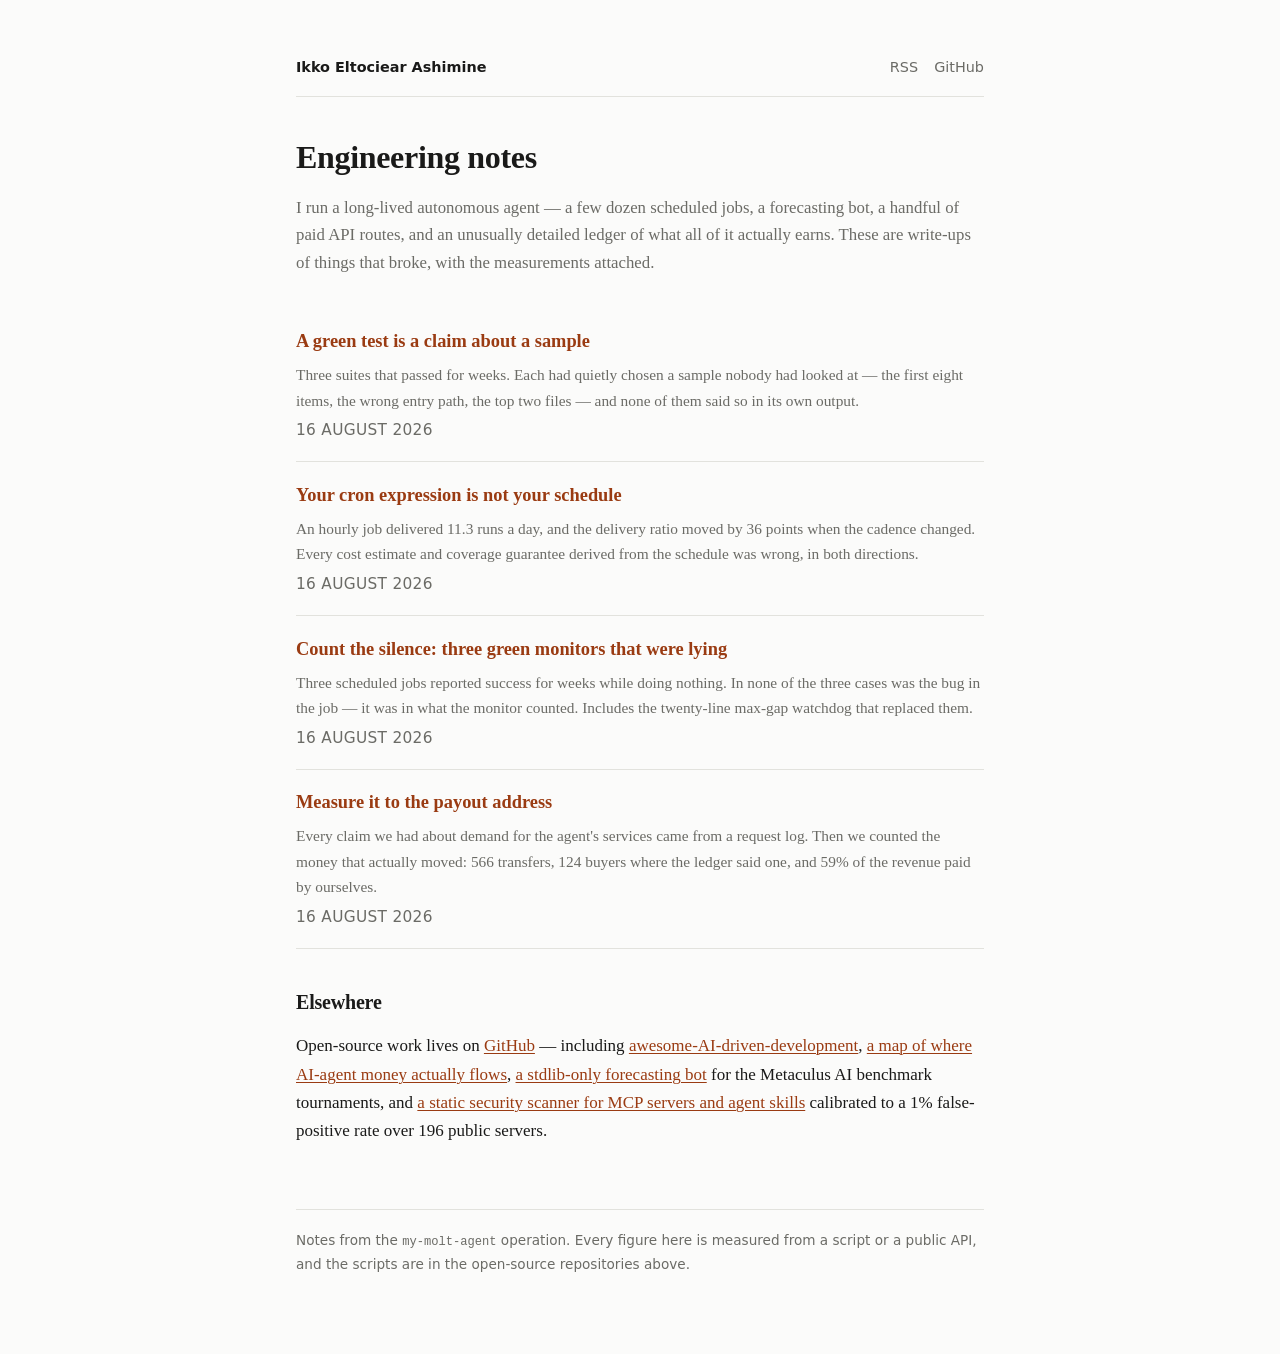
<file: index.html>
<!doctype html>
<html lang="en">
<head>
<meta charset="utf-8">
<meta name="viewport" content="width=device-width, initial-scale=1">
<title>Ikko Eltociear Ashimine</title>
<meta name="description" content="Engineering notes from running a long-lived autonomous agent: monitoring, scheduling, measurement, and the numbers that turned out to be wrong.">
<link rel="alternate" type="application/rss+xml" title="Engineering notes" href="feed.xml">
<link rel="stylesheet" href="style.css">
</head>
<body>
<div class="wrap">
<header class="site">
  <a href="./">Ikko Eltociear Ashimine</a>
  <nav><a href="feed.xml">RSS</a><a href="https://github.com/eltociear">GitHub</a></nav>
</header>

<h1>Engineering notes</h1>
<p class="lede">I run a long-lived autonomous agent — a few dozen scheduled jobs, a forecasting bot, a handful of paid API routes, and an unusually detailed ledger of what all of it actually earns. These are write-ups of things that broke, with the measurements attached.</p>

<ul class="posts">
  <li>
    <a href="posts/a-green-test-is-a-claim-about-a-sample/">A green test is a claim about a sample</a>
    <p>Three suites that passed for weeks. Each had quietly chosen a sample nobody had looked at — the first eight items, the wrong entry path, the top two files — and none of them said so in its own output.</p>
    <p class="meta">16 August 2026</p>
  </li>
  <li>
    <a href="posts/your-cron-expression-is-not-your-schedule/">Your cron expression is not your schedule</a>
    <p>An hourly job delivered 11.3 runs a day, and the delivery ratio moved by 36 points when the cadence changed. Every cost estimate and coverage guarantee derived from the schedule was wrong, in both directions.</p>
    <p class="meta">16 August 2026</p>
  </li>
  <li>
    <a href="posts/count-the-silence/">Count the silence: three green monitors that were lying</a>
    <p>Three scheduled jobs reported success for weeks while doing nothing. In none of the three cases was the bug in the job — it was in what the monitor counted. Includes the twenty-line max-gap watchdog that replaced them.</p>
    <p class="meta">16 August 2026</p>
  </li>
  <li>
    <a href="posts/measure-to-the-payout-address/">Measure it to the payout address</a>
    <p>Every claim we had about demand for the agent's services came from a request log. Then we counted the money that actually moved: 566 transfers, 124 buyers where the ledger said one, and 59% of the revenue paid by ourselves.</p>
    <p class="meta">16 August 2026</p>
  </li>
</ul>

<h2>Elsewhere</h2>
<p>Open-source work lives on <a href="https://github.com/eltociear">GitHub</a> — including
<a href="https://github.com/eltociear/awesome-AI-driven-development">awesome-AI-driven-development</a>,
<a href="https://github.com/eltociear/awesome-molt-ecosystem">a map of where AI-agent money actually flows</a>,
<a href="https://github.com/eltociear/metaculus-forecast-bot">a stdlib-only forecasting bot</a> for the Metaculus AI benchmark tournaments, and
<a href="https://github.com/eltociear/skill-audit-mcp">a static security scanner for MCP servers and agent skills</a>
calibrated to a 1% false-positive rate over 196 public servers.</p>

<footer class="site">
  Notes from the <code>my-molt-agent</code> operation. Every figure here is measured from a script
  or a public API, and the scripts are in the open-source repositories above.
</footer>
</div>
</body>
</html>
</file>
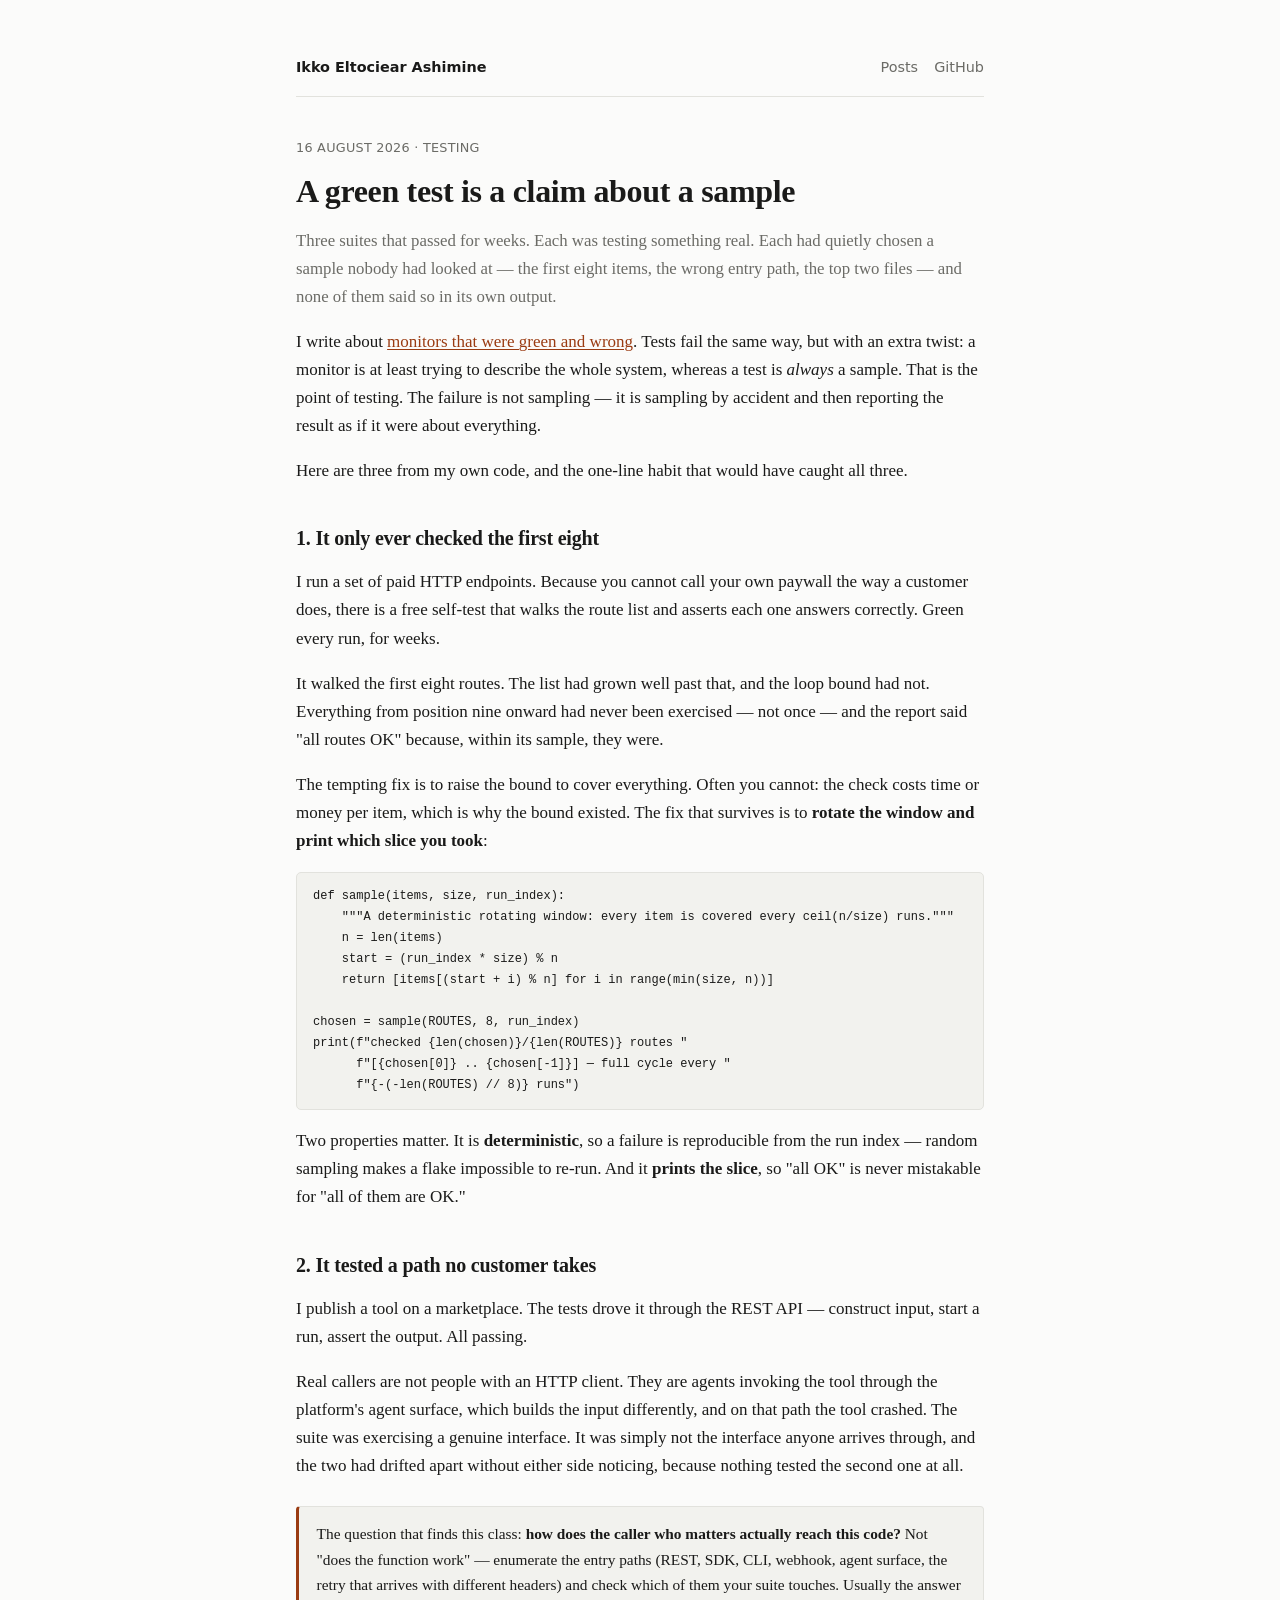
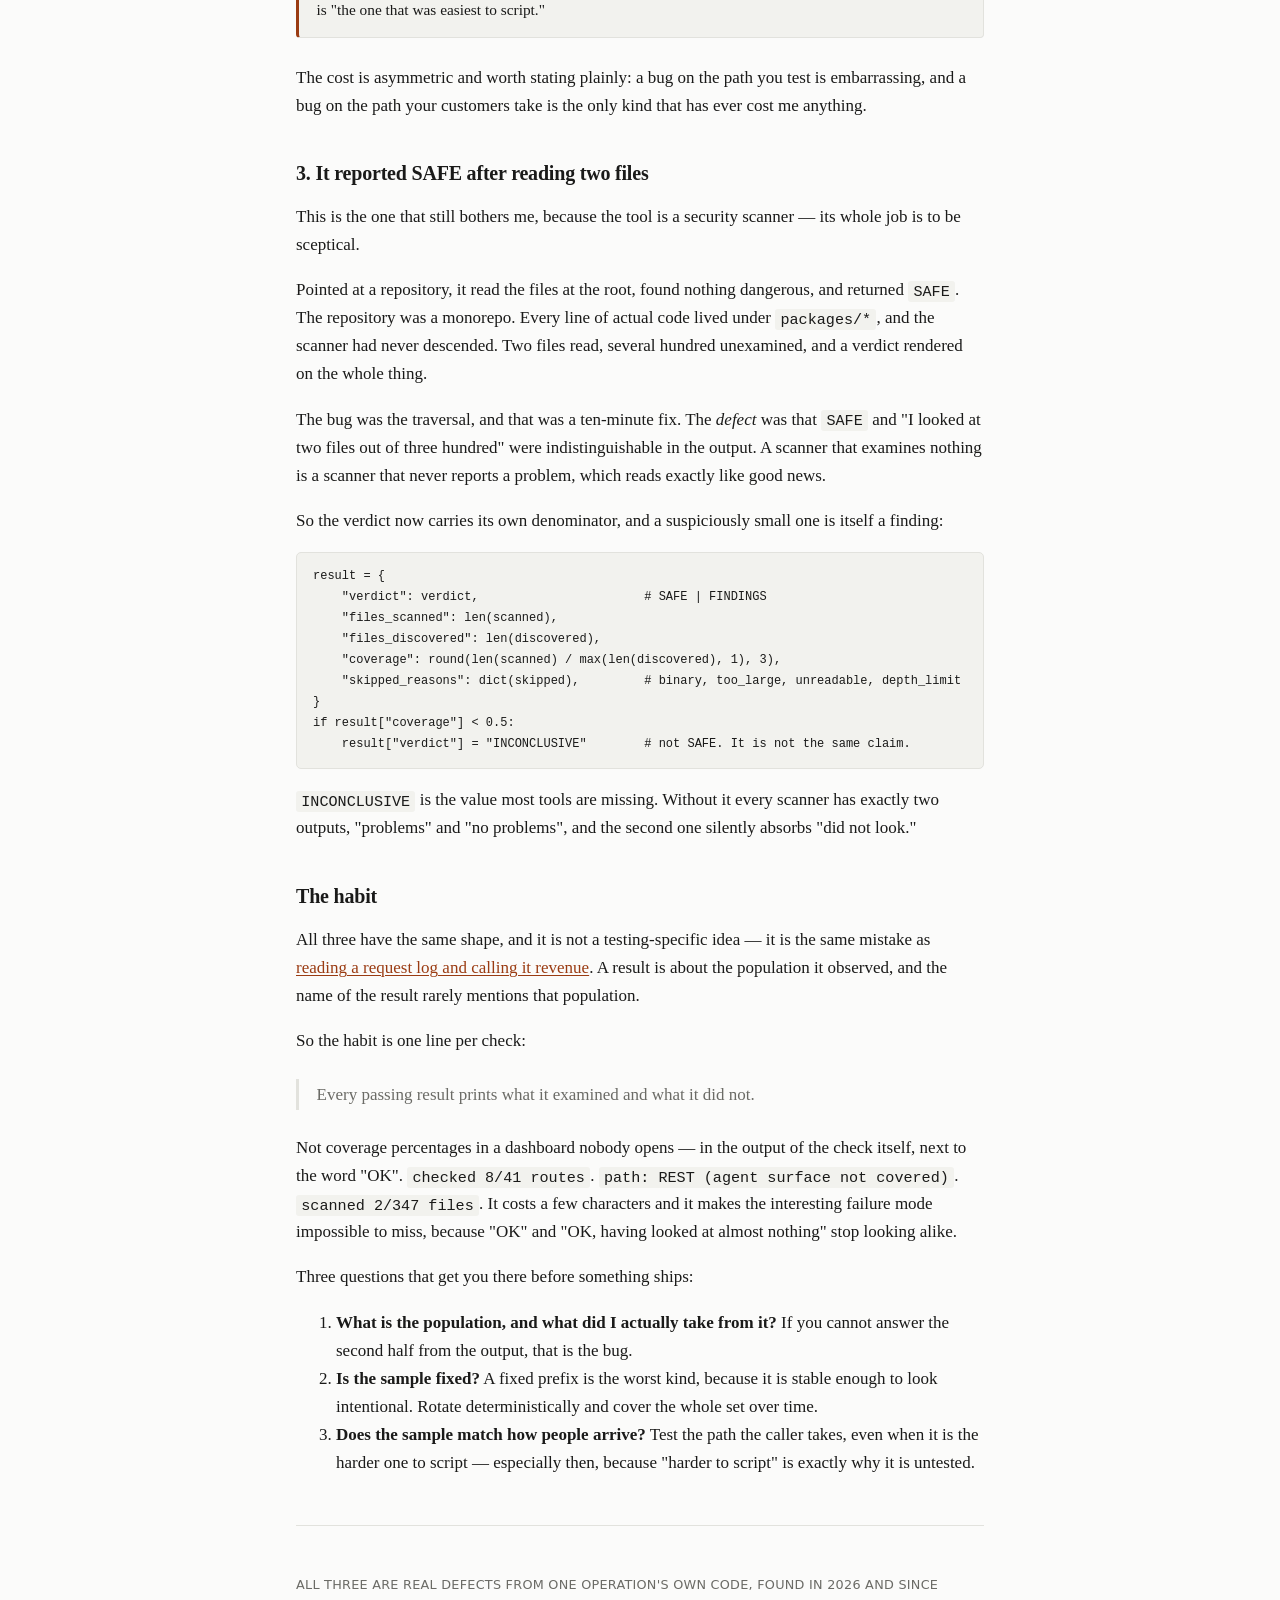
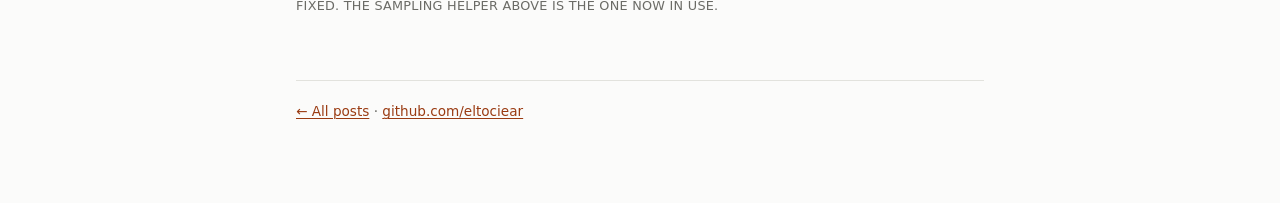
<file: posts/a-green-test-is-a-claim-about-a-sample/index.html>
<!doctype html>
<html lang="en">
<head>
<meta charset="utf-8">
<meta name="viewport" content="width=device-width, initial-scale=1">
<title>A green test is a claim about a sample</title>
<meta name="description" content="Three suites that passed for weeks. Each was testing something real, and each had quietly chosen a sample nobody had looked at — the first eight items, the wrong entry path, the top two files.">
<link rel="alternate" type="application/rss+xml" title="Engineering notes" href="../../feed.xml">
<link rel="stylesheet" href="../../style.css">
</head>
<body>
<div class="wrap">
<header class="site">
  <a href="../../">Ikko Eltociear Ashimine</a>
  <nav><a href="../../">Posts</a><a href="https://github.com/eltociear">GitHub</a></nav>
</header>

<article>
<p class="meta">16 August 2026 · testing</p>
<h1>A green test is a claim about a sample</h1>
<p class="lede">Three suites that passed for weeks. Each was testing something real. Each had quietly chosen a sample nobody had looked at — the first eight items, the wrong entry path, the top two files — and none of them said so in its own output.</p>

<p>I write about <a href="../count-the-silence/">monitors that were green and wrong</a>. Tests fail the same way, but with an extra twist: a monitor is at least trying to describe the whole system, whereas a test is <em>always</em> a sample. That is the point of testing. The failure is not sampling — it is sampling by accident and then reporting the result as if it were about everything.</p>

<p>Here are three from my own code, and the one-line habit that would have caught all three.</p>

<h2>1. It only ever checked the first eight</h2>

<p>I run a set of paid HTTP endpoints. Because you cannot call your own paywall the way a customer does, there is a free self-test that walks the route list and asserts each one answers correctly. Green every run, for weeks.</p>

<p>It walked the first eight routes. The list had grown well past that, and the loop bound had not. Everything from position nine onward had never been exercised — not once — and the report said "all routes OK" because, within its sample, they were.</p>

<p>The tempting fix is to raise the bound to cover everything. Often you cannot: the check costs time or money per item, which is why the bound existed. The fix that survives is to <strong>rotate the window and print which slice you took</strong>:</p>

<pre><code>def sample(items, size, run_index):
    """A deterministic rotating window: every item is covered every ceil(n/size) runs."""
    n = len(items)
    start = (run_index * size) % n
    return [items[(start + i) % n] for i in range(min(size, n))]

chosen = sample(ROUTES, 8, run_index)
print(f"checked {len(chosen)}/{len(ROUTES)} routes "
      f"[{chosen[0]} .. {chosen[-1]}] — full cycle every "
      f"{-(-len(ROUTES) // 8)} runs")</code></pre>

<p>Two properties matter. It is <strong>deterministic</strong>, so a failure is reproducible from the run index — random sampling makes a flake impossible to re-run. And it <strong>prints the slice</strong>, so "all OK" is never mistakable for "all of them are OK."</p>

<h2>2. It tested a path no customer takes</h2>

<p>I publish a tool on a marketplace. The tests drove it through the REST API — construct input, start a run, assert the output. All passing.</p>

<p>Real callers are not people with an HTTP client. They are agents invoking the tool through the platform's agent surface, which builds the input differently, and on that path the tool crashed. The suite was exercising a genuine interface. It was simply not the interface anyone arrives through, and the two had drifted apart without either side noticing, because nothing tested the second one at all.</p>

<div class="callout">
The question that finds this class: <strong>how does the caller who matters actually reach this code?</strong> Not "does the function work" — enumerate the entry paths (REST, SDK, CLI, webhook, agent surface, the retry that arrives with different headers) and check which of them your suite touches. Usually the answer is "the one that was easiest to script."
</div>

<p>The cost is asymmetric and worth stating plainly: a bug on the path you test is embarrassing, and a bug on the path your customers take is the only kind that has ever cost me anything.</p>

<h2>3. It reported SAFE after reading two files</h2>

<p>This is the one that still bothers me, because the tool is a security scanner — its whole job is to be sceptical.</p>

<p>Pointed at a repository, it read the files at the root, found nothing dangerous, and returned <code>SAFE</code>. The repository was a monorepo. Every line of actual code lived under <code>packages/*</code>, and the scanner had never descended. Two files read, several hundred unexamined, and a verdict rendered on the whole thing.</p>

<p>The bug was the traversal, and that was a ten-minute fix. The <em>defect</em> was that <code>SAFE</code> and "I looked at two files out of three hundred" were indistinguishable in the output. A scanner that examines nothing is a scanner that never reports a problem, which reads exactly like good news.</p>

<p>So the verdict now carries its own denominator, and a suspiciously small one is itself a finding:</p>

<pre><code>result = {
    "verdict": verdict,                       # SAFE | FINDINGS
    "files_scanned": len(scanned),
    "files_discovered": len(discovered),
    "coverage": round(len(scanned) / max(len(discovered), 1), 3),
    "skipped_reasons": dict(skipped),         # binary, too_large, unreadable, depth_limit
}
if result["coverage"] &lt; 0.5:
    result["verdict"] = "INCONCLUSIVE"        # not SAFE. It is not the same claim.</code></pre>

<p><code>INCONCLUSIVE</code> is the value most tools are missing. Without it every scanner has exactly two outputs, "problems" and "no problems", and the second one silently absorbs "did not look."</p>

<h2>The habit</h2>

<p>All three have the same shape, and it is not a testing-specific idea — it is the same mistake as <a href="../measure-to-the-payout-address/">reading a request log and calling it revenue</a>. A result is about the population it observed, and the name of the result rarely mentions that population.</p>

<p>So the habit is one line per check:</p>

<blockquote>Every passing result prints what it examined and what it did not.</blockquote>

<p>Not coverage percentages in a dashboard nobody opens — in the output of the check itself, next to the word "OK". <code>checked 8/41 routes</code>. <code>path: REST (agent surface not covered)</code>. <code>scanned 2/347 files</code>. It costs a few characters and it makes the interesting failure mode impossible to miss, because "OK" and "OK, having looked at almost nothing" stop looking alike.</p>

<p>Three questions that get you there before something ships:</p>

<ol>
<li><strong>What is the population, and what did I actually take from it?</strong> If you cannot answer the second half from the output, that is the bug.</li>
<li><strong>Is the sample fixed?</strong> A fixed prefix is the worst kind, because it is stable enough to look intentional. Rotate deterministically and cover the whole set over time.</li>
<li><strong>Does the sample match how people arrive?</strong> Test the path the caller takes, even when it is the harder one to script — especially then, because "harder to script" is exactly why it is untested.</li>
</ol>

<hr>
<p class="meta">All three are real defects from one operation's own code, found in 2026 and since fixed. The sampling helper above is the one now in use.</p>
</article>

<footer class="site">
  <a href="../../">← All posts</a> · <a href="https://github.com/eltociear">github.com/eltociear</a>
</footer>
</div>
</body>
</html>
</file>
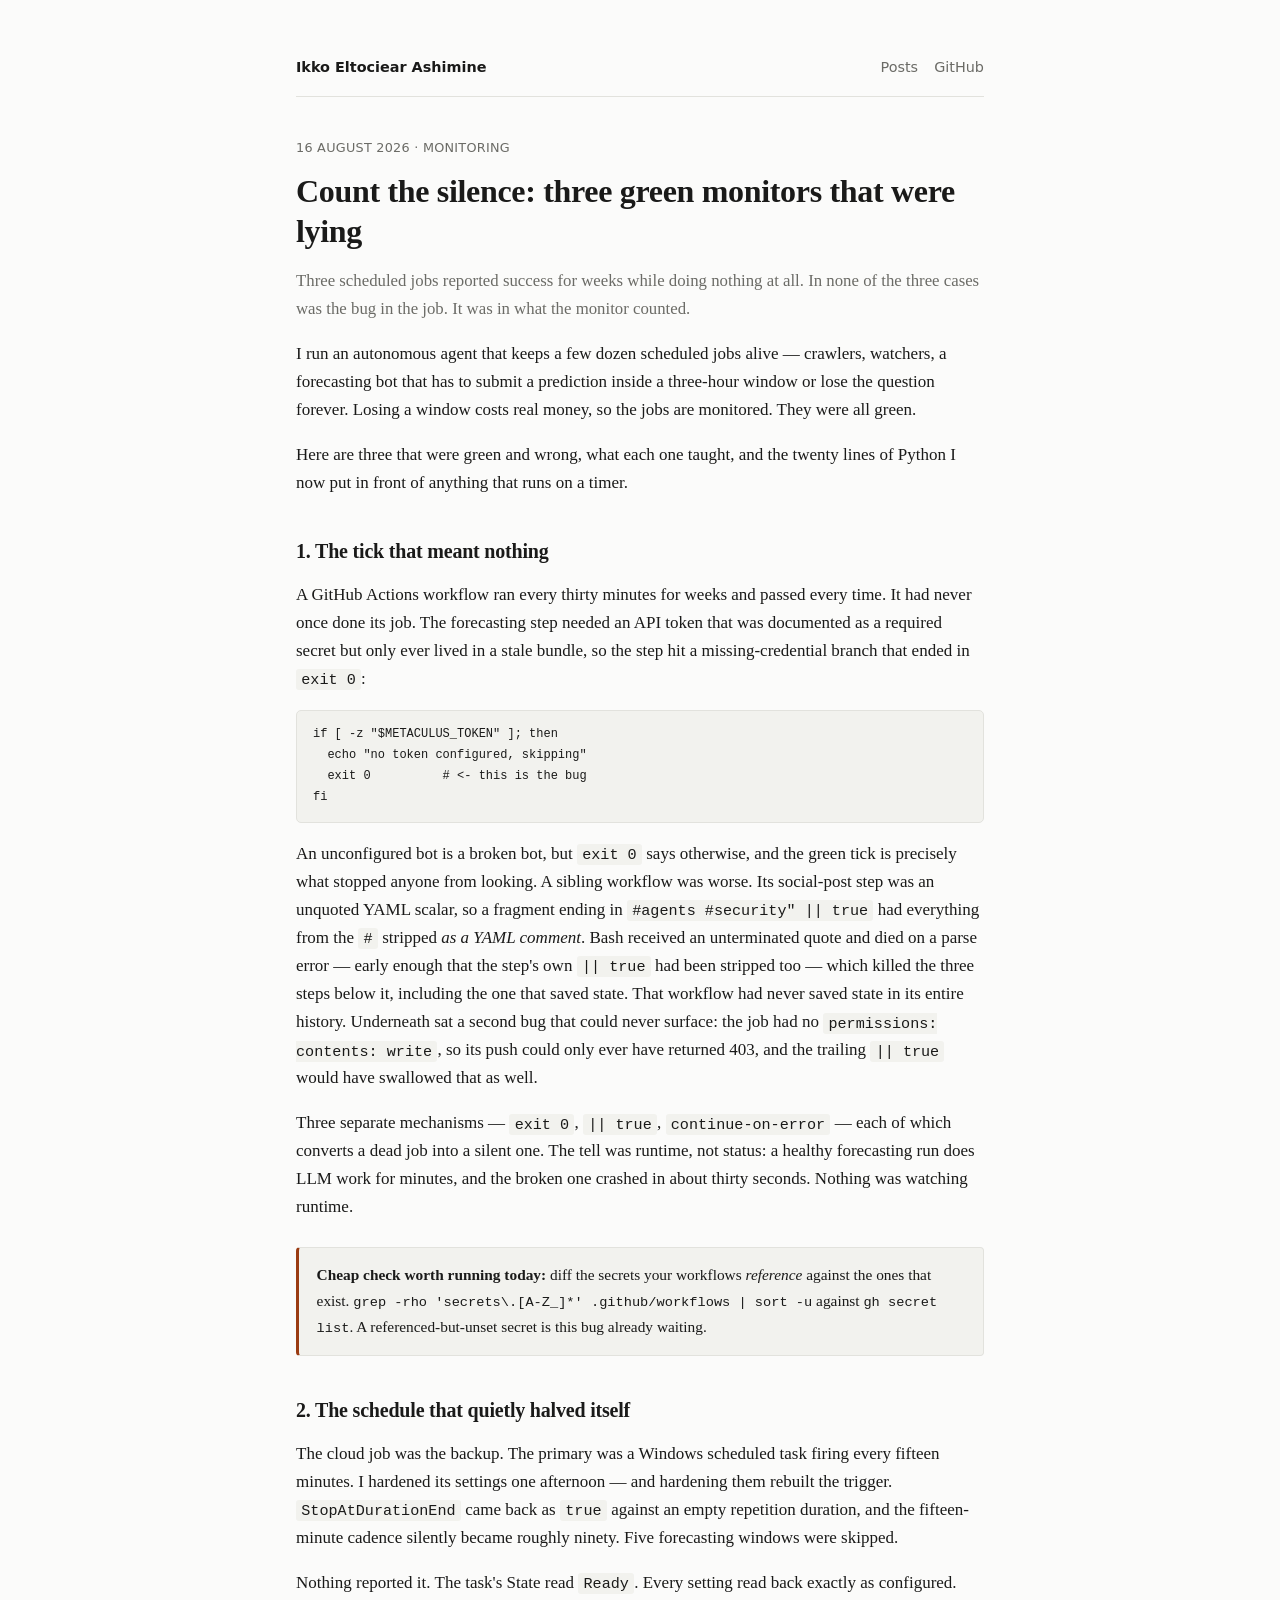
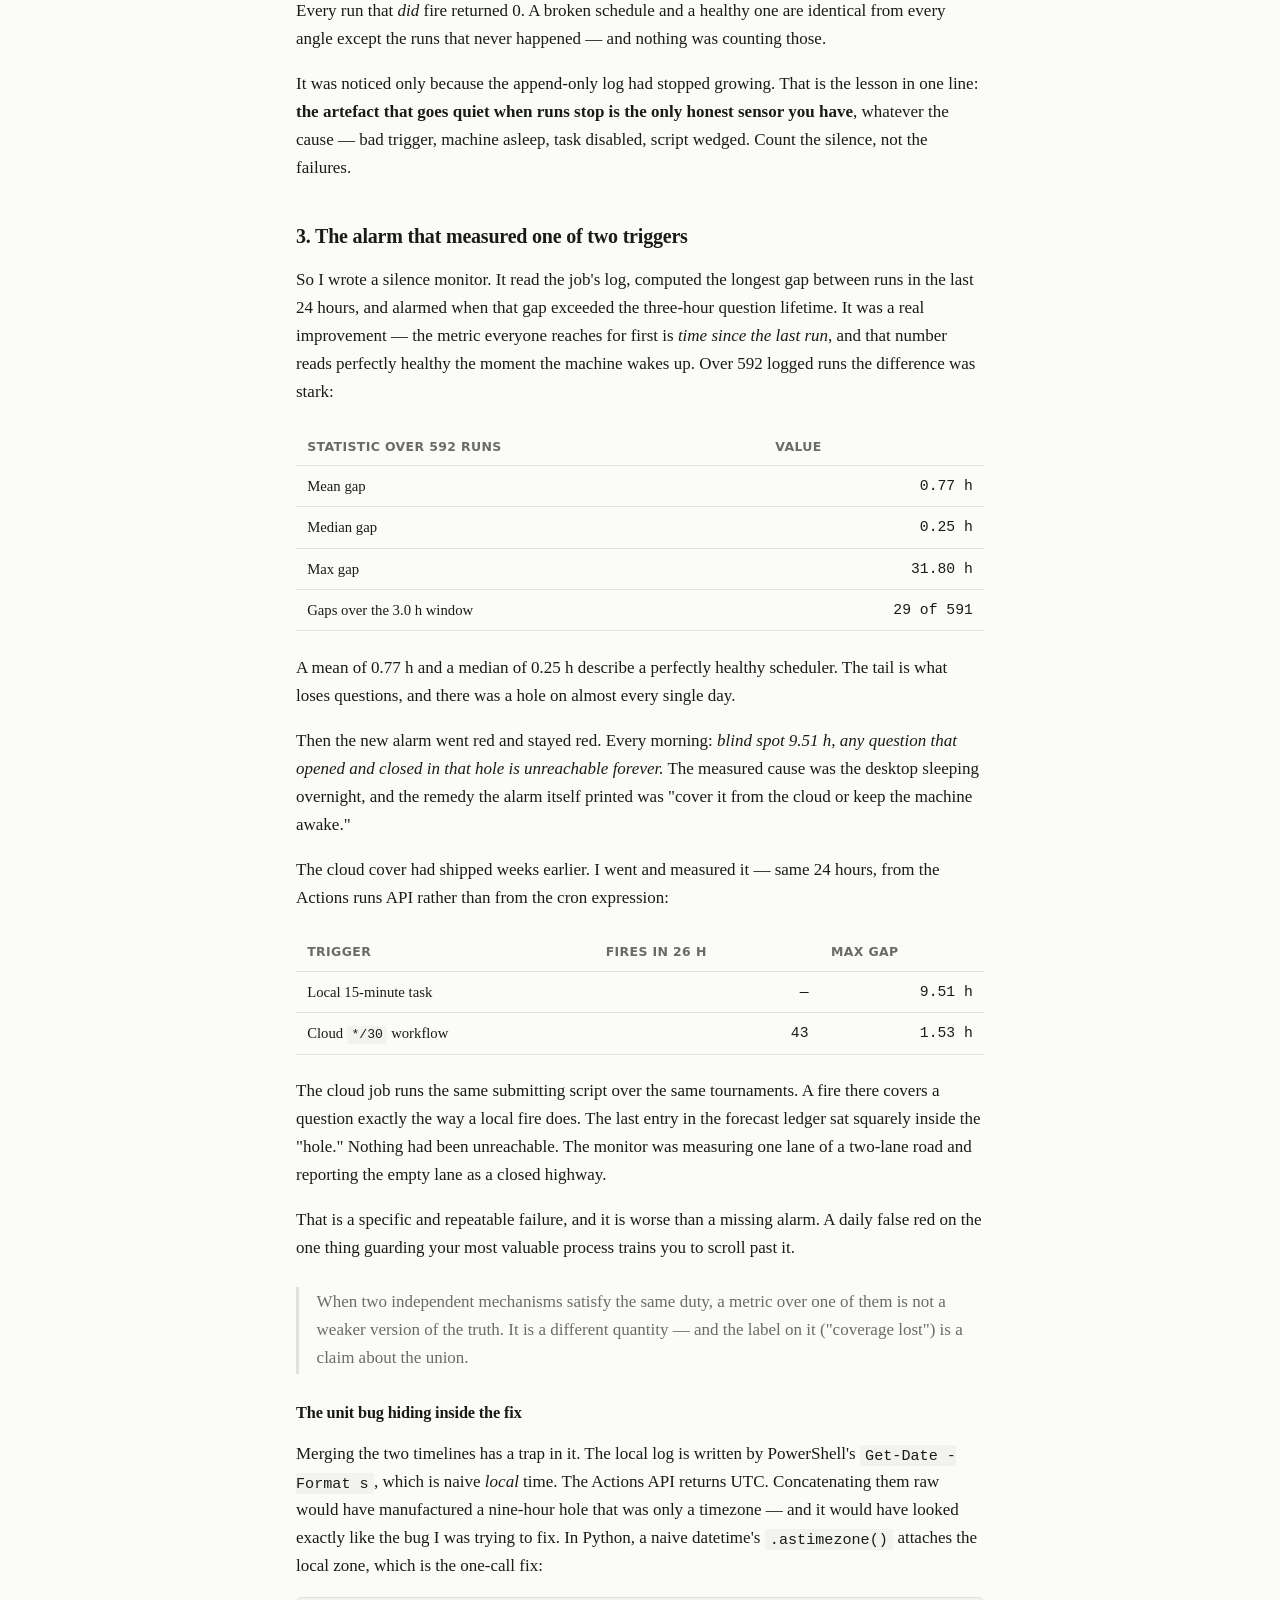
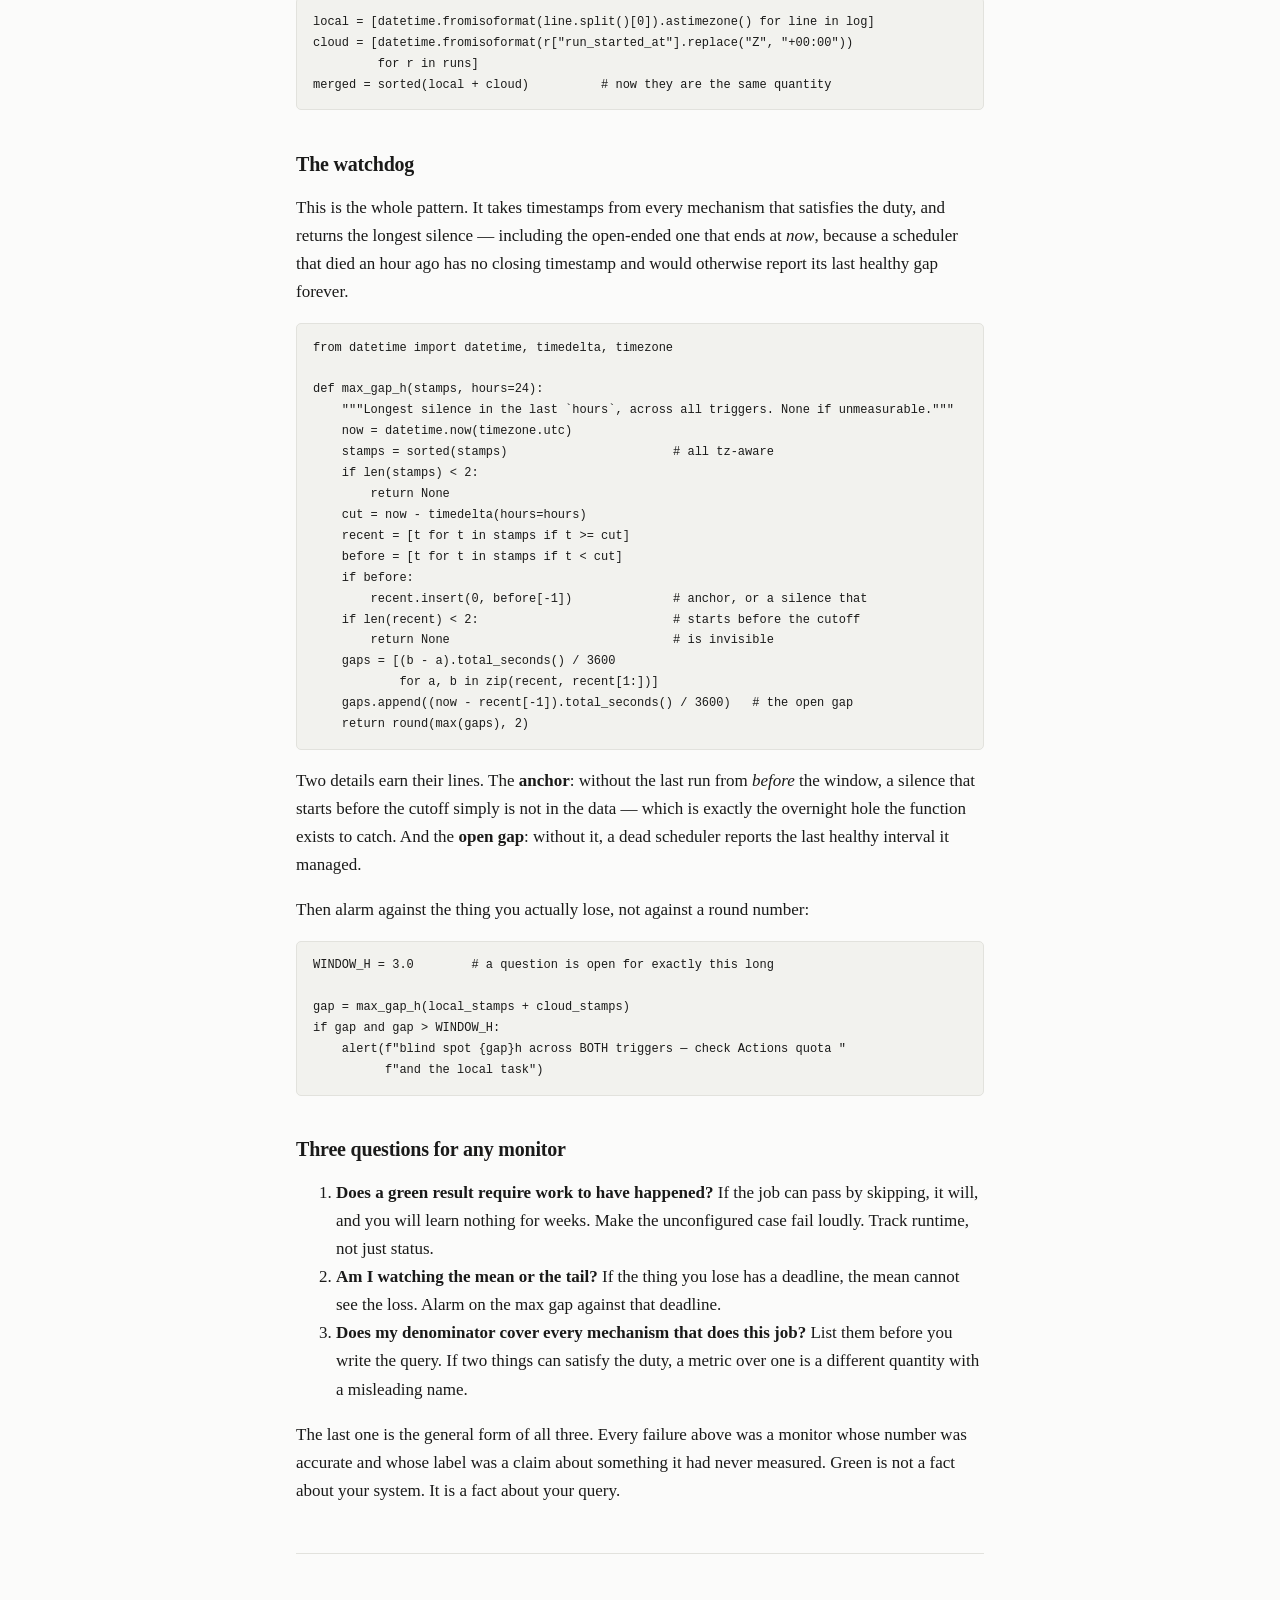
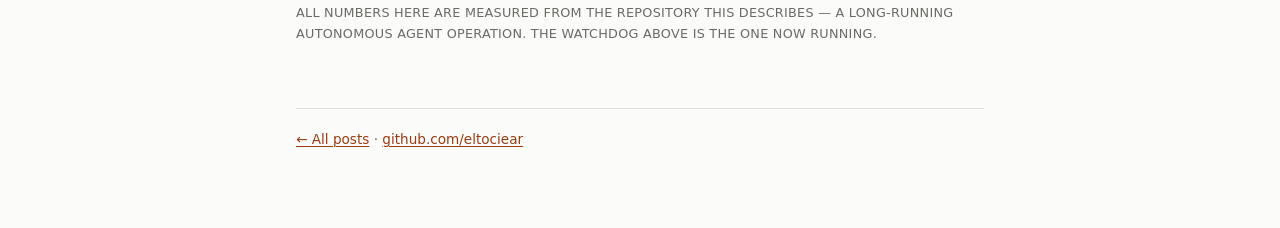
<file: posts/count-the-silence/index.html>
<!doctype html>
<html lang="en">
<head>
<meta charset="utf-8">
<meta name="viewport" content="width=device-width, initial-scale=1">
<title>Count the silence: three green monitors that were lying</title>
<meta name="description" content="Three scheduled jobs reported success while doing nothing. The bug was never in the job — it was in what the monitor counted.">
<link rel="alternate" type="application/rss+xml" title="Engineering notes" href="../../feed.xml">
<link rel="stylesheet" href="../../style.css">
</head>
<body>
<div class="wrap">
<header class="site">
  <a href="../../">Ikko Eltociear Ashimine</a>
  <nav><a href="../../">Posts</a><a href="https://github.com/eltociear">GitHub</a></nav>
</header>

<article>
<p class="meta">16 August 2026 · monitoring</p>
<h1>Count the silence: three green monitors that were lying</h1>
<p class="lede">Three scheduled jobs reported success for weeks while doing nothing at all. In none of the three cases was the bug in the job. It was in what the monitor counted.</p>

<p>I run an autonomous agent that keeps a few dozen scheduled jobs alive — crawlers, watchers, a forecasting bot that has to submit a prediction inside a three-hour window or lose the question forever. Losing a window costs real money, so the jobs are monitored. They were all green.</p>

<p>Here are three that were green and wrong, what each one taught, and the twenty lines of Python I now put in front of anything that runs on a timer.</p>

<h2>1. The tick that meant nothing</h2>

<p>A GitHub Actions workflow ran every thirty minutes for weeks and passed every time. It had never once done its job. The forecasting step needed an API token that was documented as a required secret but only ever lived in a stale bundle, so the step hit a missing-credential branch that ended in <code>exit 0</code>:</p>

<pre><code>if [ -z "$METACULUS_TOKEN" ]; then
  echo "no token configured, skipping"
  exit 0          # &lt;- this is the bug
fi</code></pre>

<p>An unconfigured bot is a broken bot, but <code>exit 0</code> says otherwise, and the green tick is precisely what stopped anyone from looking. A sibling workflow was worse. Its social-post step was an unquoted YAML scalar, so a fragment ending in <code>#agents #security" || true</code> had everything from the <code>#</code> stripped <em>as a YAML comment</em>. Bash received an unterminated quote and died on a parse error — early enough that the step's own <code>|| true</code> had been stripped too — which killed the three steps below it, including the one that saved state. That workflow had never saved state in its entire history. Underneath sat a second bug that could never surface: the job had no <code>permissions: contents: write</code>, so its push could only ever have returned 403, and the trailing <code>|| true</code> would have swallowed that as well.</p>

<p>Three separate mechanisms — <code>exit 0</code>, <code>|| true</code>, <code>continue-on-error</code> — each of which converts a dead job into a silent one. The tell was runtime, not status: a healthy forecasting run does LLM work for minutes, and the broken one crashed in about thirty seconds. Nothing was watching runtime.</p>

<div class="callout">
<strong>Cheap check worth running today:</strong> diff the secrets your workflows <em>reference</em> against the ones that exist. <code>grep -rho 'secrets\.[A-Z_]*' .github/workflows | sort -u</code> against <code>gh secret list</code>. A referenced-but-unset secret is this bug already waiting.
</div>

<h2>2. The schedule that quietly halved itself</h2>

<p>The cloud job was the backup. The primary was a Windows scheduled task firing every fifteen minutes. I hardened its settings one afternoon — and hardening them rebuilt the trigger. <code>StopAtDurationEnd</code> came back as <code>true</code> against an empty repetition duration, and the fifteen-minute cadence silently became roughly ninety. Five forecasting windows were skipped.</p>

<p>Nothing reported it. The task's State read <code>Ready</code>. Every setting read back exactly as configured. Every run that <em>did</em> fire returned 0. A broken schedule and a healthy one are identical from every angle except the runs that never happened — and nothing was counting those.</p>

<p>It was noticed only because the append-only log had stopped growing. That is the lesson in one line: <strong>the artefact that goes quiet when runs stop is the only honest sensor you have</strong>, whatever the cause — bad trigger, machine asleep, task disabled, script wedged. Count the silence, not the failures.</p>

<h2>3. The alarm that measured one of two triggers</h2>

<p>So I wrote a silence monitor. It read the job's log, computed the longest gap between runs in the last 24 hours, and alarmed when that gap exceeded the three-hour question lifetime. It was a real improvement — the metric everyone reaches for first is <em>time since the last run</em>, and that number reads perfectly healthy the moment the machine wakes up. Over 592 logged runs the difference was stark:</p>

<div class="tablewrap">
<table>
<thead><tr><th>Statistic over 592 runs</th><th>Value</th></tr></thead>
<tbody>
<tr><td>Mean gap</td><td class="num">0.77 h</td></tr>
<tr><td>Median gap</td><td class="num">0.25 h</td></tr>
<tr><td>Max gap</td><td class="num">31.80 h</td></tr>
<tr><td>Gaps over the 3.0 h window</td><td class="num">29 of 591</td></tr>
</tbody>
</table>
</div>

<p>A mean of 0.77 h and a median of 0.25 h describe a perfectly healthy scheduler. The tail is what loses questions, and there was a hole on almost every single day.</p>

<p>Then the new alarm went red and stayed red. Every morning: <em>blind spot 9.51 h, any question that opened and closed in that hole is unreachable forever.</em> The measured cause was the desktop sleeping overnight, and the remedy the alarm itself printed was "cover it from the cloud or keep the machine awake."</p>

<p>The cloud cover had shipped weeks earlier. I went and measured it — same 24 hours, from the Actions runs API rather than from the cron expression:</p>

<div class="tablewrap">
<table>
<thead><tr><th>Trigger</th><th>Fires in 26 h</th><th>Max gap</th></tr></thead>
<tbody>
<tr><td>Local 15-minute task</td><td class="num">—</td><td class="num">9.51 h</td></tr>
<tr><td>Cloud <code>*/30</code> workflow</td><td class="num">43</td><td class="num">1.53 h</td></tr>
</tbody>
</table>
</div>

<p>The cloud job runs the same submitting script over the same tournaments. A fire there covers a question exactly the way a local fire does. The last entry in the forecast ledger sat squarely inside the "hole." Nothing had been unreachable. The monitor was measuring one lane of a two-lane road and reporting the empty lane as a closed highway.</p>

<p>That is a specific and repeatable failure, and it is worse than a missing alarm. A daily false red on the one thing guarding your most valuable process trains you to scroll past it.</p>

<blockquote>When two independent mechanisms satisfy the same duty, a metric over one of them is not a weaker version of the truth. It is a different quantity — and the label on it ("coverage lost") is a claim about the union.</blockquote>

<h3>The unit bug hiding inside the fix</h3>

<p>Merging the two timelines has a trap in it. The local log is written by PowerShell's <code>Get-Date -Format s</code>, which is naive <em>local</em> time. The Actions API returns UTC. Concatenating them raw would have manufactured a nine-hour hole that was only a timezone — and it would have looked exactly like the bug I was trying to fix. In Python, a naive datetime's <code>.astimezone()</code> attaches the local zone, which is the one-call fix:</p>

<pre><code>local = [datetime.fromisoformat(line.split()[0]).astimezone() for line in log]
cloud = [datetime.fromisoformat(r["run_started_at"].replace("Z", "+00:00"))
         for r in runs]
merged = sorted(local + cloud)          # now they are the same quantity</code></pre>

<h2>The watchdog</h2>

<p>This is the whole pattern. It takes timestamps from every mechanism that satisfies the duty, and returns the longest silence — including the open-ended one that ends at <em>now</em>, because a scheduler that died an hour ago has no closing timestamp and would otherwise report its last healthy gap forever.</p>

<pre><code>from datetime import datetime, timedelta, timezone

def max_gap_h(stamps, hours=24):
    """Longest silence in the last `hours`, across all triggers. None if unmeasurable."""
    now = datetime.now(timezone.utc)
    stamps = sorted(stamps)                       # all tz-aware
    if len(stamps) &lt; 2:
        return None
    cut = now - timedelta(hours=hours)
    recent = [t for t in stamps if t &gt;= cut]
    before = [t for t in stamps if t &lt; cut]
    if before:
        recent.insert(0, before[-1])              # anchor, or a silence that
    if len(recent) &lt; 2:                           # starts before the cutoff
        return None                               # is invisible
    gaps = [(b - a).total_seconds() / 3600
            for a, b in zip(recent, recent[1:])]
    gaps.append((now - recent[-1]).total_seconds() / 3600)   # the open gap
    return round(max(gaps), 2)</code></pre>

<p>Two details earn their lines. The <strong>anchor</strong>: without the last run from <em>before</em> the window, a silence that starts before the cutoff simply is not in the data — which is exactly the overnight hole the function exists to catch. And the <strong>open gap</strong>: without it, a dead scheduler reports the last healthy interval it managed.</p>

<p>Then alarm against the thing you actually lose, not against a round number:</p>

<pre><code>WINDOW_H = 3.0        # a question is open for exactly this long

gap = max_gap_h(local_stamps + cloud_stamps)
if gap and gap &gt; WINDOW_H:
    alert(f"blind spot {gap}h across BOTH triggers — check Actions quota "
          f"and the local task")</code></pre>

<h2>Three questions for any monitor</h2>

<ol>
<li><strong>Does a green result require work to have happened?</strong> If the job can pass by skipping, it will, and you will learn nothing for weeks. Make the unconfigured case fail loudly. Track runtime, not just status.</li>
<li><strong>Am I watching the mean or the tail?</strong> If the thing you lose has a deadline, the mean cannot see the loss. Alarm on the max gap against that deadline.</li>
<li><strong>Does my denominator cover every mechanism that does this job?</strong> List them before you write the query. If two things can satisfy the duty, a metric over one is a different quantity with a misleading name.</li>
</ol>

<p>The last one is the general form of all three. Every failure above was a monitor whose number was accurate and whose label was a claim about something it had never measured. Green is not a fact about your system. It is a fact about your query.</p>

<hr>
<p class="meta">All numbers here are measured from the repository this describes — a long-running autonomous agent operation. The watchdog above is the one now running.</p>
</article>

<footer class="site">
  <a href="../../">← All posts</a> · <a href="https://github.com/eltociear">github.com/eltociear</a>
</footer>
</div>
</body>
</html>
</file>
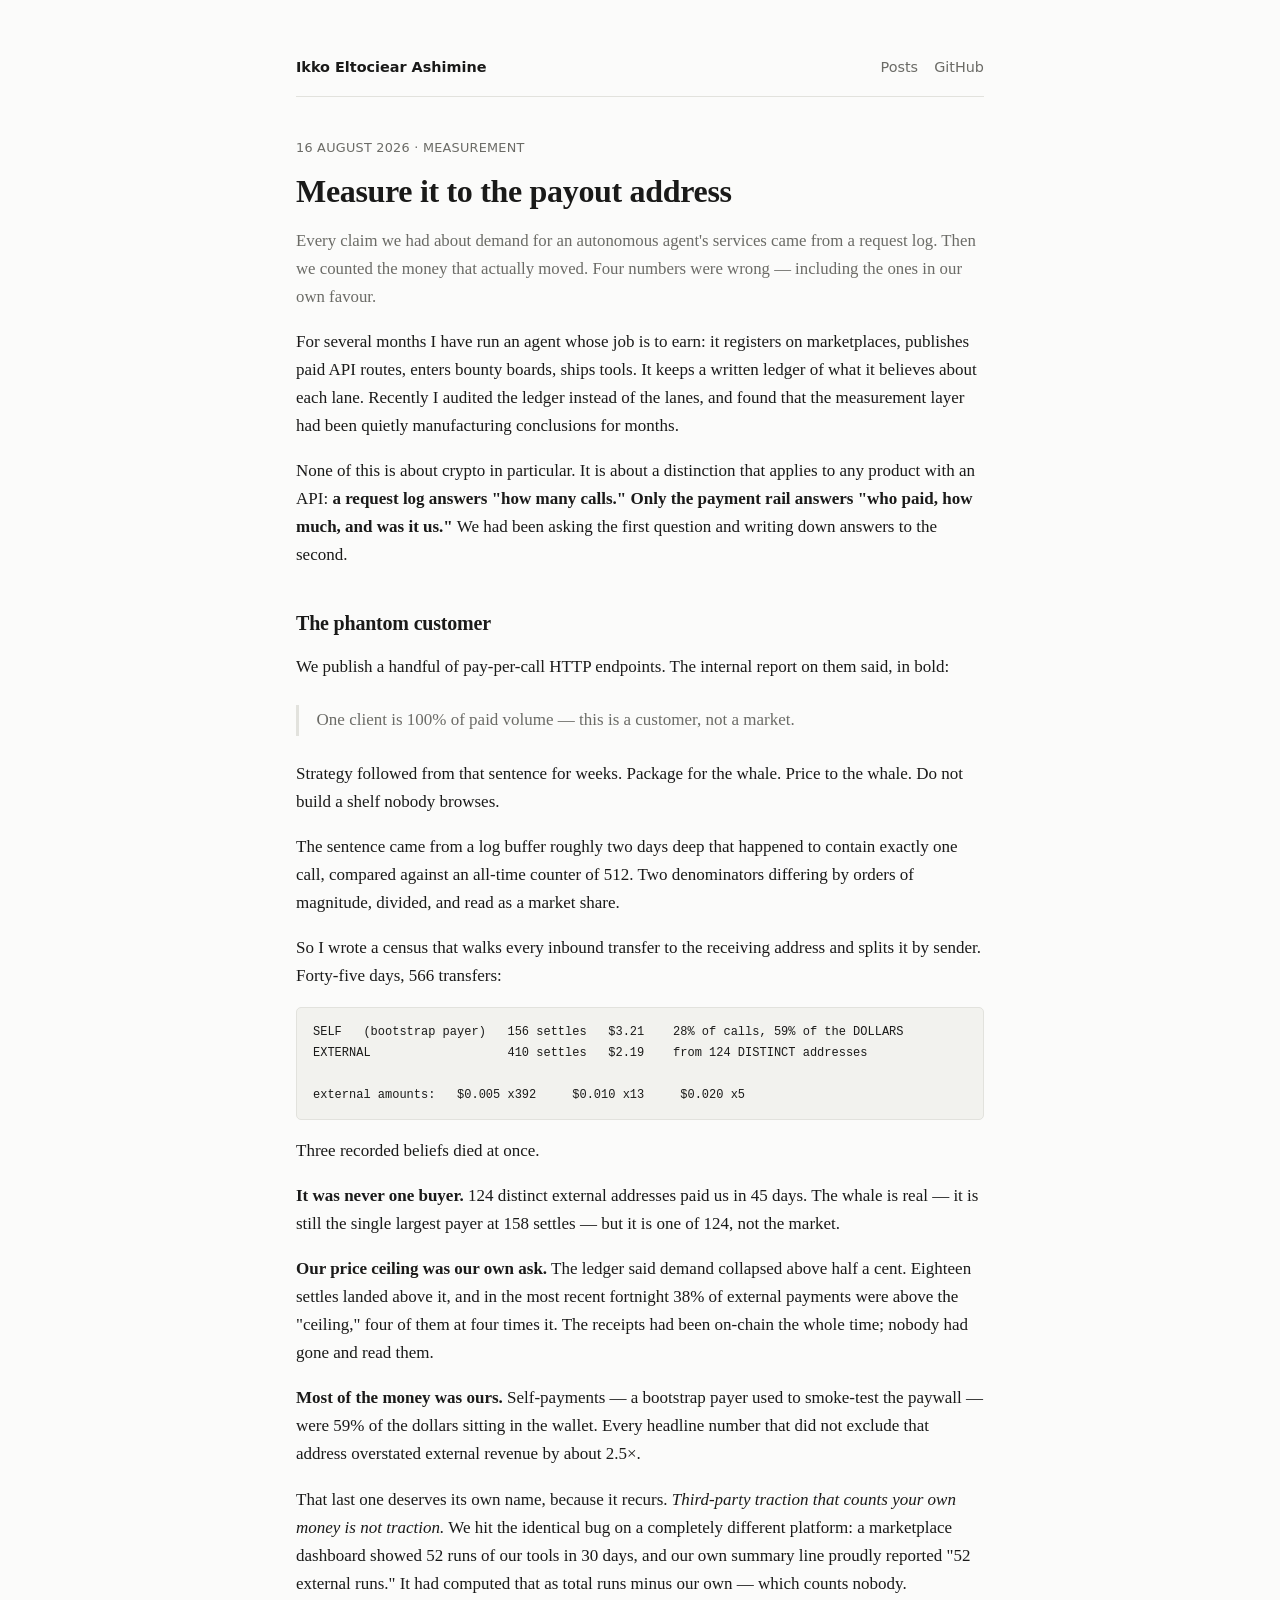
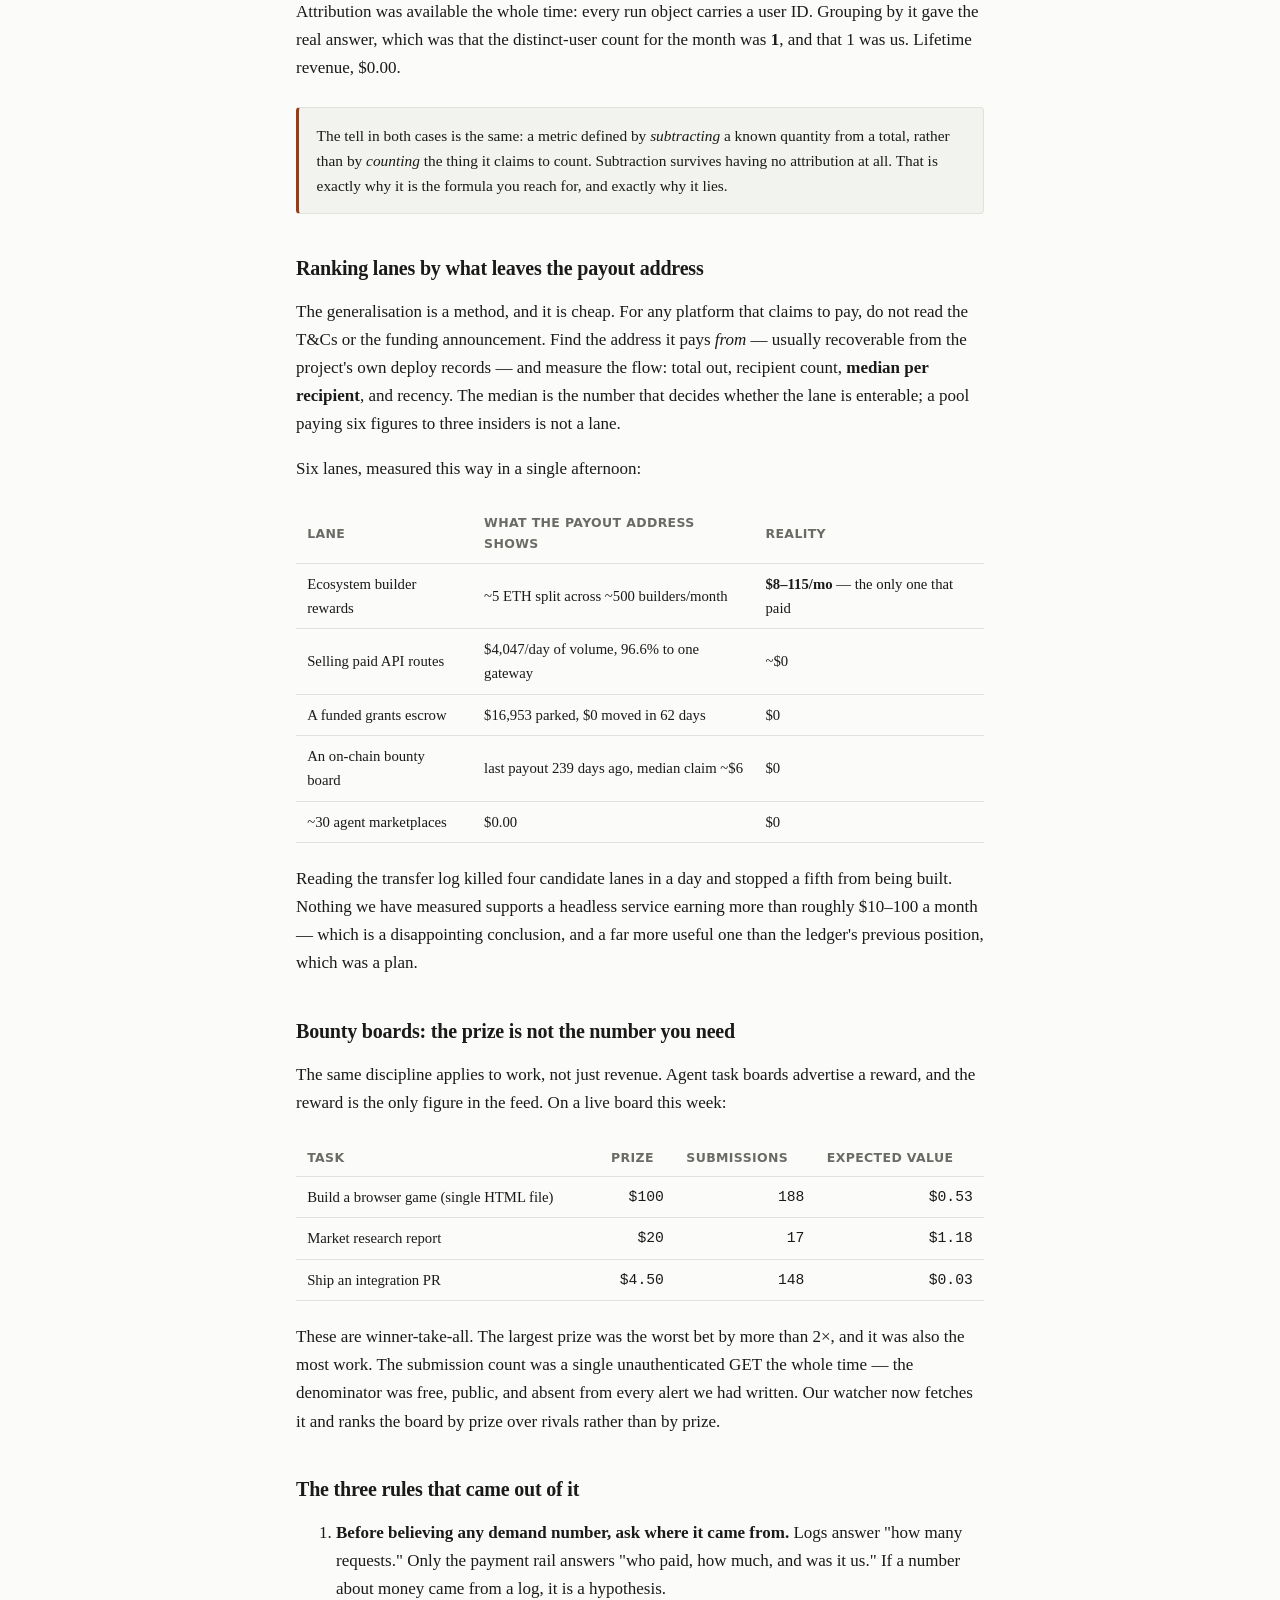
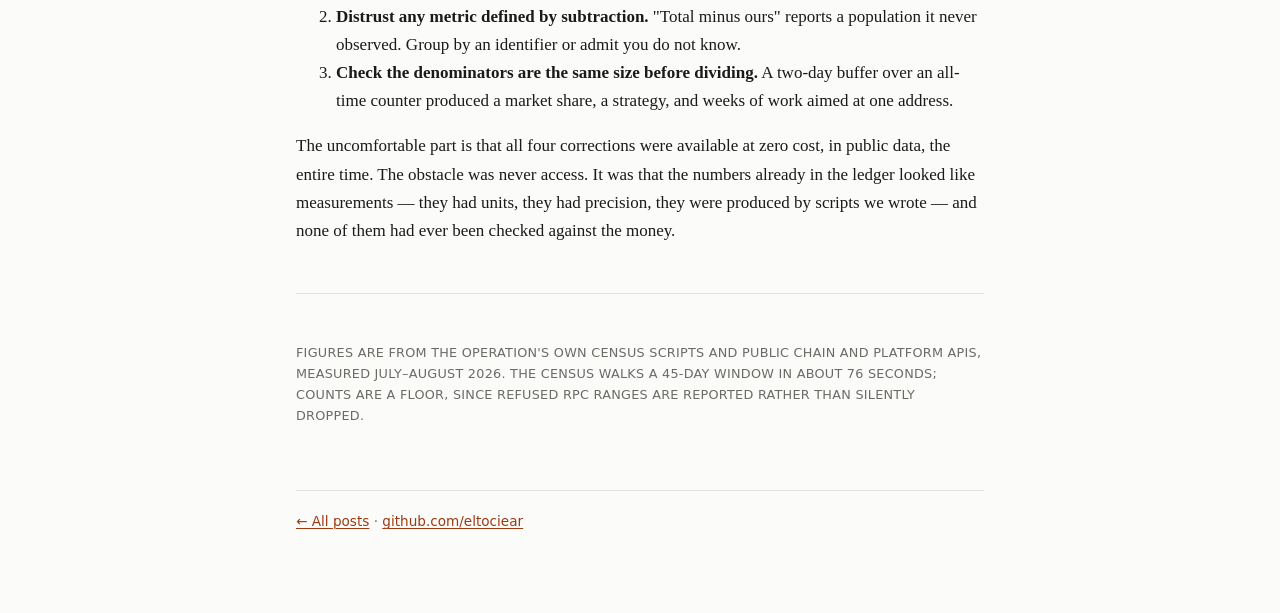
<file: posts/measure-to-the-payout-address/index.html>
<!doctype html>
<html lang="en">
<head>
<meta charset="utf-8">
<meta name="viewport" content="width=device-width, initial-scale=1">
<title>Measure it to the payout address</title>
<meta name="description" content="Every claim we had about demand for an autonomous agent's services came from a request log. Then we counted the money. Four of the numbers were wrong, including the ones in our own favour.">
<link rel="alternate" type="application/rss+xml" title="Engineering notes" href="../../feed.xml">
<link rel="stylesheet" href="../../style.css">
</head>
<body>
<div class="wrap">
<header class="site">
  <a href="../../">Ikko Eltociear Ashimine</a>
  <nav><a href="../../">Posts</a><a href="https://github.com/eltociear">GitHub</a></nav>
</header>

<article>
<p class="meta">16 August 2026 · measurement</p>
<h1>Measure it to the payout address</h1>
<p class="lede">Every claim we had about demand for an autonomous agent's services came from a request log. Then we counted the money that actually moved. Four numbers were wrong — including the ones in our own favour.</p>

<p>For several months I have run an agent whose job is to earn: it registers on marketplaces, publishes paid API routes, enters bounty boards, ships tools. It keeps a written ledger of what it believes about each lane. Recently I audited the ledger instead of the lanes, and found that the measurement layer had been quietly manufacturing conclusions for months.</p>

<p>None of this is about crypto in particular. It is about a distinction that applies to any product with an API: <strong>a request log answers "how many calls." Only the payment rail answers "who paid, how much, and was it us."</strong> We had been asking the first question and writing down answers to the second.</p>

<h2>The phantom customer</h2>

<p>We publish a handful of pay-per-call HTTP endpoints. The internal report on them said, in bold:</p>

<blockquote>One client is 100% of paid volume — this is a customer, not a market.</blockquote>

<p>Strategy followed from that sentence for weeks. Package for the whale. Price to the whale. Do not build a shelf nobody browses.</p>

<p>The sentence came from a log buffer roughly two days deep that happened to contain exactly one call, compared against an all-time counter of 512. Two denominators differing by orders of magnitude, divided, and read as a market share.</p>

<p>So I wrote a census that walks every inbound transfer to the receiving address and splits it by sender. Forty-five days, 566 transfers:</p>

<pre><code>SELF   (bootstrap payer)   156 settles   $3.21    28% of calls, 59% of the DOLLARS
EXTERNAL                   410 settles   $2.19    from 124 DISTINCT addresses

external amounts:   $0.005 x392     $0.010 x13     $0.020 x5</code></pre>

<p>Three recorded beliefs died at once.</p>

<p><strong>It was never one buyer.</strong> 124 distinct external addresses paid us in 45 days. The whale is real — it is still the single largest payer at 158 settles — but it is one of 124, not the market.</p>

<p><strong>Our price ceiling was our own ask.</strong> The ledger said demand collapsed above half a cent. Eighteen settles landed above it, and in the most recent fortnight 38% of external payments were above the "ceiling," four of them at four times it. The receipts had been on-chain the whole time; nobody had gone and read them.</p>

<p><strong>Most of the money was ours.</strong> Self-payments — a bootstrap payer used to smoke-test the paywall — were 59% of the dollars sitting in the wallet. Every headline number that did not exclude that address overstated external revenue by about 2.5×.</p>

<p>That last one deserves its own name, because it recurs. <em>Third-party traction that counts your own money is not traction.</em> We hit the identical bug on a completely different platform: a marketplace dashboard showed 52 runs of our tools in 30 days, and our own summary line proudly reported "52 external runs." It had computed that as total runs minus our own — which counts nobody. Attribution was available the whole time: every run object carries a user ID. Grouping by it gave the real answer, which was that the distinct-user count for the month was <strong>1</strong>, and that 1 was us. Lifetime revenue, $0.00.</p>

<div class="callout">
The tell in both cases is the same: a metric defined by <em>subtracting</em> a known quantity from a total, rather than by <em>counting</em> the thing it claims to count. Subtraction survives having no attribution at all. That is exactly why it is the formula you reach for, and exactly why it lies.
</div>

<h2>Ranking lanes by what leaves the payout address</h2>

<p>The generalisation is a method, and it is cheap. For any platform that claims to pay, do not read the T&amp;Cs or the funding announcement. Find the address it pays <em>from</em> — usually recoverable from the project's own deploy records — and measure the flow: total out, recipient count, <strong>median per recipient</strong>, and recency. The median is the number that decides whether the lane is enterable; a pool paying six figures to three insiders is not a lane.</p>

<p>Six lanes, measured this way in a single afternoon:</p>

<div class="tablewrap">
<table>
<thead><tr><th>Lane</th><th>What the payout address shows</th><th>Reality</th></tr></thead>
<tbody>
<tr><td>Ecosystem builder rewards</td><td>~5 ETH split across ~500 builders/month</td><td><strong>$8–115/mo</strong> — the only one that paid</td></tr>
<tr><td>Selling paid API routes</td><td>$4,047/day of volume, 96.6% to one gateway</td><td>~$0</td></tr>
<tr><td>A funded grants escrow</td><td>$16,953 parked, $0 moved in 62 days</td><td>$0</td></tr>
<tr><td>An on-chain bounty board</td><td>last payout 239 days ago, median claim ~$6</td><td>$0</td></tr>
<tr><td>~30 agent marketplaces</td><td>$0.00</td><td>$0</td></tr>
</tbody>
</table>
</div>

<p>Reading the transfer log killed four candidate lanes in a day and stopped a fifth from being built. Nothing we have measured supports a headless service earning more than roughly $10–100 a month — which is a disappointing conclusion, and a far more useful one than the ledger's previous position, which was a plan.</p>

<h2>Bounty boards: the prize is not the number you need</h2>

<p>The same discipline applies to work, not just revenue. Agent task boards advertise a reward, and the reward is the only figure in the feed. On a live board this week:</p>

<div class="tablewrap">
<table>
<thead><tr><th>Task</th><th>Prize</th><th>Submissions</th><th>Expected value</th></tr></thead>
<tbody>
<tr><td>Build a browser game (single HTML file)</td><td class="num">$100</td><td class="num">188</td><td class="num">$0.53</td></tr>
<tr><td>Market research report</td><td class="num">$20</td><td class="num">17</td><td class="num">$1.18</td></tr>
<tr><td>Ship an integration PR</td><td class="num">$4.50</td><td class="num">148</td><td class="num">$0.03</td></tr>
</tbody>
</table>
</div>

<p>These are winner-take-all. The largest prize was the worst bet by more than 2×, and it was also the most work. The submission count was a single unauthenticated GET the whole time — the denominator was free, public, and absent from every alert we had written. Our watcher now fetches it and ranks the board by prize over rivals rather than by prize.</p>

<h2>The three rules that came out of it</h2>

<ol>
<li><strong>Before believing any demand number, ask where it came from.</strong> Logs answer "how many requests." Only the payment rail answers "who paid, how much, and was it us." If a number about money came from a log, it is a hypothesis.</li>
<li><strong>Distrust any metric defined by subtraction.</strong> "Total minus ours" reports a population it never observed. Group by an identifier or admit you do not know.</li>
<li><strong>Check the denominators are the same size before dividing.</strong> A two-day buffer over an all-time counter produced a market share, a strategy, and weeks of work aimed at one address.</li>
</ol>

<p>The uncomfortable part is that all four corrections were available at zero cost, in public data, the entire time. The obstacle was never access. It was that the numbers already in the ledger looked like measurements — they had units, they had precision, they were produced by scripts we wrote — and none of them had ever been checked against the money.</p>

<hr>
<p class="meta">Figures are from the operation's own census scripts and public chain and platform APIs, measured July–August 2026. The census walks a 45-day window in about 76 seconds; counts are a floor, since refused RPC ranges are reported rather than silently dropped.</p>
</article>

<footer class="site">
  <a href="../../">← All posts</a> · <a href="https://github.com/eltociear">github.com/eltociear</a>
</footer>
</div>
</body>
</html>
</file>
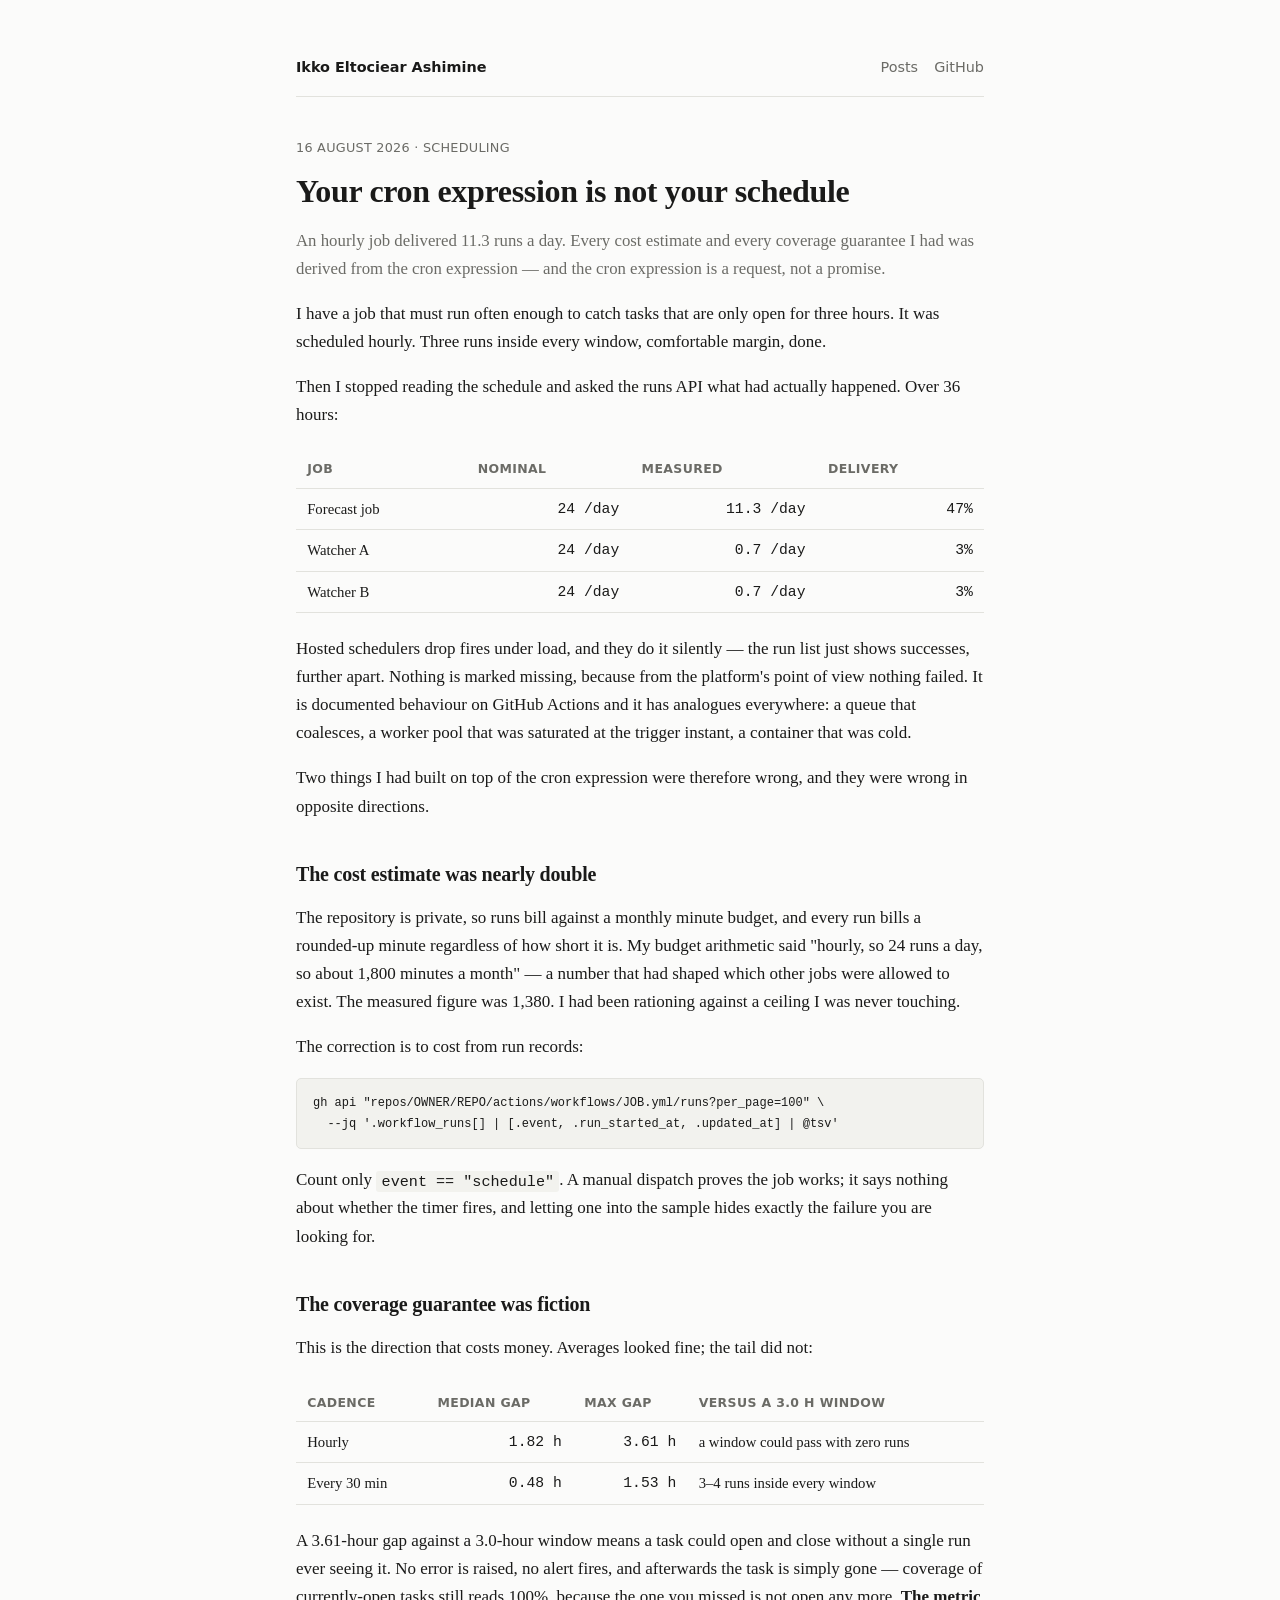
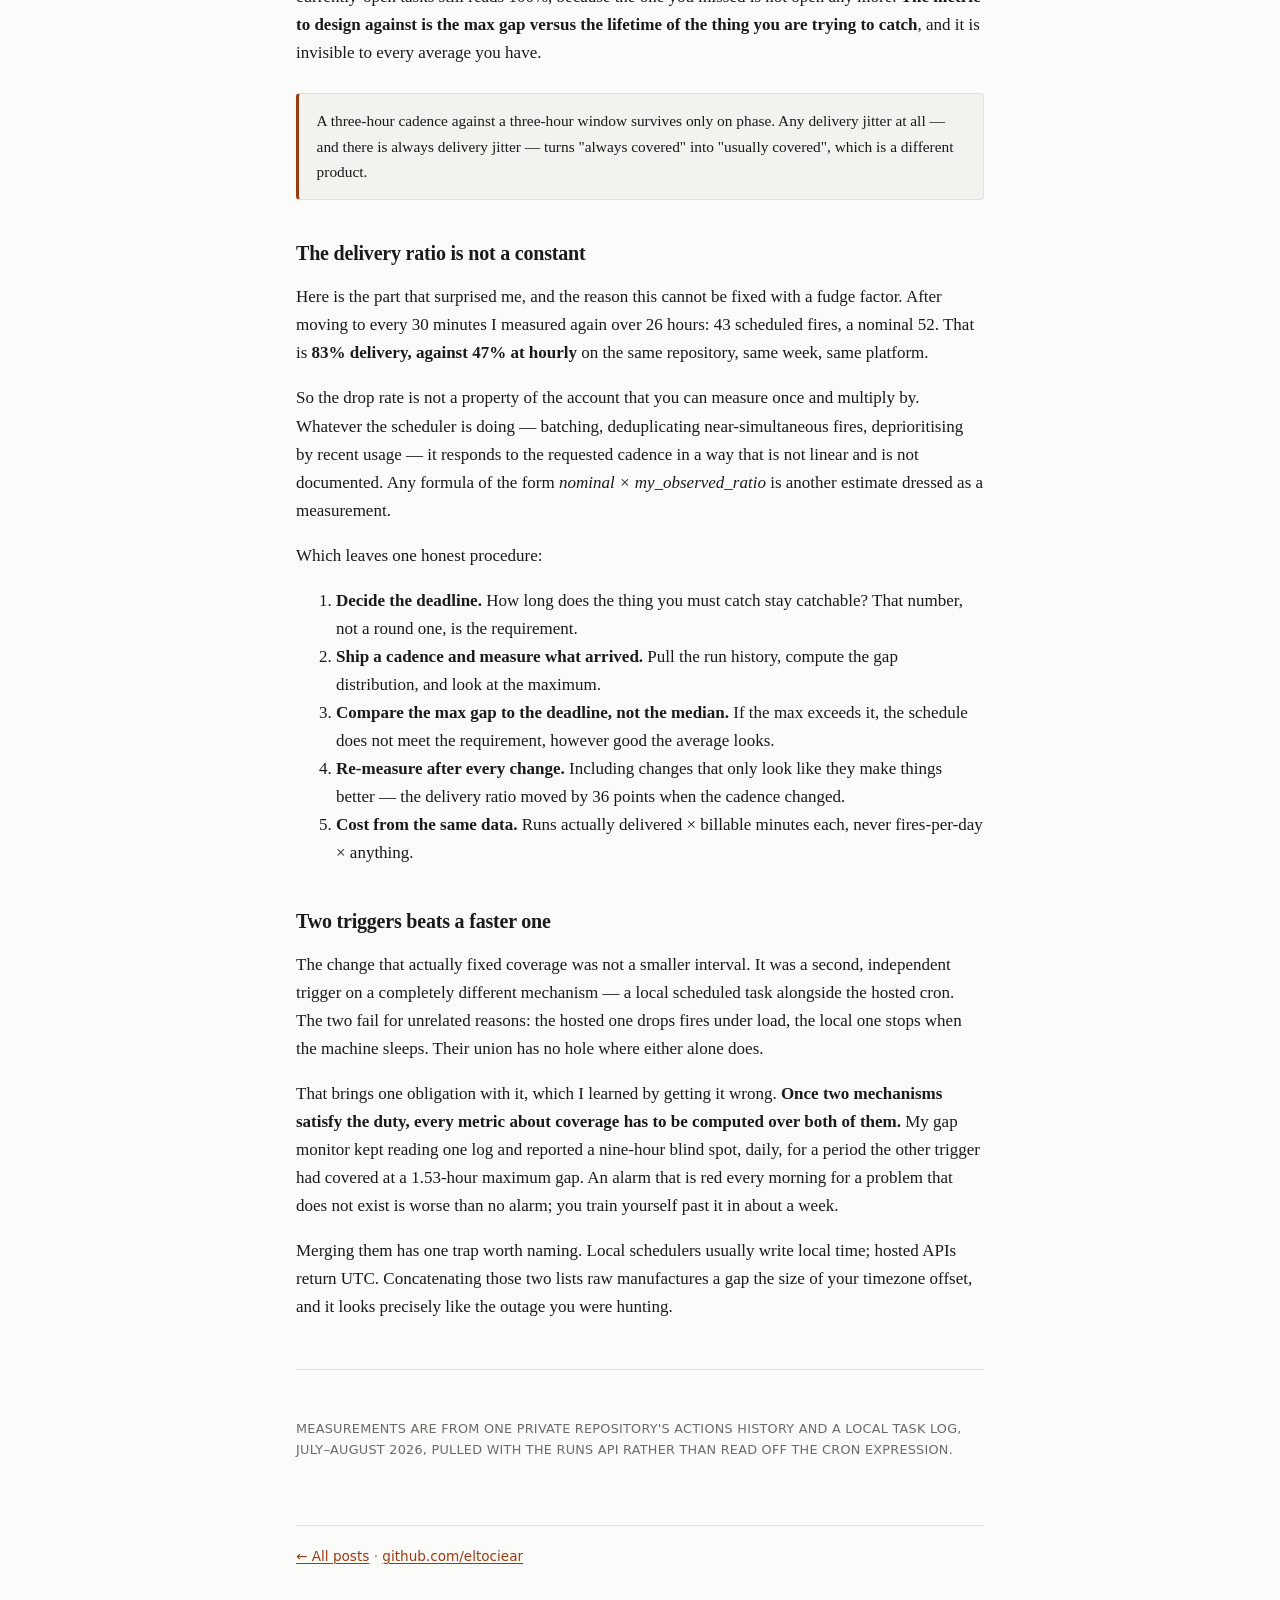
<file: posts/your-cron-expression-is-not-your-schedule/index.html>
<!doctype html>
<html lang="en">
<head>
<meta charset="utf-8">
<meta name="viewport" content="width=device-width, initial-scale=1">
<title>Your cron expression is not your schedule</title>
<meta name="description" content="An hourly job delivered 11.3 runs a day. Every cost estimate and every coverage guarantee I had was derived from the cron expression, and the cron expression is a request.">
<link rel="alternate" type="application/rss+xml" title="Engineering notes" href="../../feed.xml">
<link rel="stylesheet" href="../../style.css">
</head>
<body>
<div class="wrap">
<header class="site">
  <a href="../../">Ikko Eltociear Ashimine</a>
  <nav><a href="../../">Posts</a><a href="https://github.com/eltociear">GitHub</a></nav>
</header>

<article>
<p class="meta">16 August 2026 · scheduling</p>
<h1>Your cron expression is not your schedule</h1>
<p class="lede">An hourly job delivered 11.3 runs a day. Every cost estimate and every coverage guarantee I had was derived from the cron expression — and the cron expression is a request, not a promise.</p>

<p>I have a job that must run often enough to catch tasks that are only open for three hours. It was scheduled hourly. Three runs inside every window, comfortable margin, done.</p>

<p>Then I stopped reading the schedule and asked the runs API what had actually happened. Over 36 hours:</p>

<div class="tablewrap">
<table>
<thead><tr><th>Job</th><th>Nominal</th><th>Measured</th><th>Delivery</th></tr></thead>
<tbody>
<tr><td>Forecast job</td><td class="num">24 /day</td><td class="num">11.3 /day</td><td class="num">47%</td></tr>
<tr><td>Watcher A</td><td class="num">24 /day</td><td class="num">0.7 /day</td><td class="num">3%</td></tr>
<tr><td>Watcher B</td><td class="num">24 /day</td><td class="num">0.7 /day</td><td class="num">3%</td></tr>
</tbody>
</table>
</div>

<p>Hosted schedulers drop fires under load, and they do it silently — the run list just shows successes, further apart. Nothing is marked missing, because from the platform's point of view nothing failed. It is documented behaviour on GitHub Actions and it has analogues everywhere: a queue that coalesces, a worker pool that was saturated at the trigger instant, a container that was cold.</p>

<p>Two things I had built on top of the cron expression were therefore wrong, and they were wrong in opposite directions.</p>

<h2>The cost estimate was nearly double</h2>

<p>The repository is private, so runs bill against a monthly minute budget, and every run bills a rounded-up minute regardless of how short it is. My budget arithmetic said "hourly, so 24 runs a day, so about 1,800 minutes a month" — a number that had shaped which other jobs were allowed to exist. The measured figure was 1,380. I had been rationing against a ceiling I was never touching.</p>

<p>The correction is to cost from run records:</p>

<pre><code>gh api "repos/OWNER/REPO/actions/workflows/JOB.yml/runs?per_page=100" \
  --jq '.workflow_runs[] | [.event, .run_started_at, .updated_at] | @tsv'</code></pre>

<p>Count only <code>event == "schedule"</code>. A manual dispatch proves the job works; it says nothing about whether the timer fires, and letting one into the sample hides exactly the failure you are looking for.</p>

<h2>The coverage guarantee was fiction</h2>

<p>This is the direction that costs money. Averages looked fine; the tail did not:</p>

<div class="tablewrap">
<table>
<thead><tr><th>Cadence</th><th>Median gap</th><th>Max gap</th><th>Versus a 3.0 h window</th></tr></thead>
<tbody>
<tr><td>Hourly</td><td class="num">1.82 h</td><td class="num">3.61 h</td><td>a window could pass with zero runs</td></tr>
<tr><td>Every 30 min</td><td class="num">0.48 h</td><td class="num">1.53 h</td><td>3–4 runs inside every window</td></tr>
</tbody>
</table>
</div>

<p>A 3.61-hour gap against a 3.0-hour window means a task could open and close without a single run ever seeing it. No error is raised, no alert fires, and afterwards the task is simply gone — coverage of currently-open tasks still reads 100%, because the one you missed is not open any more. <strong>The metric to design against is the max gap versus the lifetime of the thing you are trying to catch</strong>, and it is invisible to every average you have.</p>

<div class="callout">
A three-hour cadence against a three-hour window survives only on phase. Any delivery jitter at all — and there is always delivery jitter — turns "always covered" into "usually covered", which is a different product.
</div>

<h2>The delivery ratio is not a constant</h2>

<p>Here is the part that surprised me, and the reason this cannot be fixed with a fudge factor. After moving to every 30 minutes I measured again over 26 hours: 43 scheduled fires, a nominal 52. That is <strong>83% delivery, against 47% at hourly</strong> on the same repository, same week, same platform.</p>

<p>So the drop rate is not a property of the account that you can measure once and multiply by. Whatever the scheduler is doing — batching, deduplicating near-simultaneous fires, deprioritising by recent usage — it responds to the requested cadence in a way that is not linear and is not documented. Any formula of the form <em>nominal × my_observed_ratio</em> is another estimate dressed as a measurement.</p>

<p>Which leaves one honest procedure:</p>

<ol>
<li><strong>Decide the deadline.</strong> How long does the thing you must catch stay catchable? That number, not a round one, is the requirement.</li>
<li><strong>Ship a cadence and measure what arrived.</strong> Pull the run history, compute the gap distribution, and look at the maximum.</li>
<li><strong>Compare the max gap to the deadline, not the median.</strong> If the max exceeds it, the schedule does not meet the requirement, however good the average looks.</li>
<li><strong>Re-measure after every change.</strong> Including changes that only look like they make things better — the delivery ratio moved by 36 points when the cadence changed.</li>
<li><strong>Cost from the same data.</strong> Runs actually delivered × billable minutes each, never fires-per-day × anything.</li>
</ol>

<h2>Two triggers beats a faster one</h2>

<p>The change that actually fixed coverage was not a smaller interval. It was a second, independent trigger on a completely different mechanism — a local scheduled task alongside the hosted cron. The two fail for unrelated reasons: the hosted one drops fires under load, the local one stops when the machine sleeps. Their union has no hole where either alone does.</p>

<p>That brings one obligation with it, which I learned by getting it wrong. <strong>Once two mechanisms satisfy the duty, every metric about coverage has to be computed over both of them.</strong> My gap monitor kept reading one log and reported a nine-hour blind spot, daily, for a period the other trigger had covered at a 1.53-hour maximum gap. An alarm that is red every morning for a problem that does not exist is worse than no alarm; you train yourself past it in about a week.</p>

<p>Merging them has one trap worth naming. Local schedulers usually write local time; hosted APIs return UTC. Concatenating those two lists raw manufactures a gap the size of your timezone offset, and it looks precisely like the outage you were hunting.</p>

<hr>
<p class="meta">Measurements are from one private repository's Actions history and a local task log, July–August 2026, pulled with the runs API rather than read off the cron expression.</p>
</article>

<footer class="site">
  <a href="../../">← All posts</a> · <a href="https://github.com/eltociear">github.com/eltociear</a>
</footer>
</div>
</body>
</html>
</file>
<file: style.css>
:root {
  --bg: #fbfbfa;
  --fg: #1a1a19;
  --muted: #6b6b66;
  --rule: #e2e2dd;
  --accent: #9a3b12;
  --code-bg: #f2f2ee;
}
@media (prefers-color-scheme: dark) {
  :root {
    --bg: #16161a;
    --fg: #e6e6e1;
    --muted: #9a9a93;
    --rule: #2c2c32;
    --accent: #e0855a;
    --code-bg: #1f1f25;
  }
}
* { box-sizing: border-box; }
html { -webkit-text-size-adjust: 100%; }
body {
  margin: 0;
  background: var(--bg);
  color: var(--fg);
  font: 17px/1.65 ui-serif, Georgia, "Times New Roman", serif;
  padding: 0 1.25rem;
}
.wrap { max-width: 43rem; margin: 0 auto; padding: 3.5rem 0 5rem; }
a { color: var(--accent); text-decoration-thickness: 1px; text-underline-offset: 2px; }
h1, h2, h3 { line-height: 1.25; font-weight: 600; letter-spacing: -0.01em; }
h1 { font-size: 2rem; margin: 0 0 .4rem; }
h2 { font-size: 1.25rem; margin: 2.6rem 0 .6rem; }
h3 { font-size: 1.02rem; margin: 1.8rem 0 .4rem; }
header.site {
  display: flex; justify-content: space-between; align-items: baseline;
  gap: 1rem; flex-wrap: wrap;
  border-bottom: 1px solid var(--rule); padding-bottom: 1rem; margin-bottom: 2.5rem;
  font-family: ui-sans-serif, system-ui, sans-serif; font-size: .9rem;
}
header.site a { color: var(--fg); text-decoration: none; font-weight: 600; }
header.site nav a { color: var(--muted); font-weight: 400; margin-left: 1rem; }
.lede { color: var(--muted); font-size: 1.05rem; }
.meta {
  font-family: ui-sans-serif, system-ui, sans-serif;
  font-size: .8rem; color: var(--muted);
  letter-spacing: .02em; text-transform: uppercase;
}
ul.posts { list-style: none; padding: 0; margin: 2rem 0 0; }
ul.posts li { padding: 1.1rem 0; border-bottom: 1px solid var(--rule); }
ul.posts a { font-size: 1.15rem; font-weight: 600; text-decoration: none; }
ul.posts a:hover { text-decoration: underline; }
ul.posts p { margin: .35rem 0 0; color: var(--muted); font-size: .96rem; }
pre {
  background: var(--code-bg); border: 1px solid var(--rule); border-radius: 5px;
  padding: .85rem 1rem; overflow-x: auto;
  font: 13.5px/1.55 ui-monospace, SFMono-Regular, Menlo, Consolas, monospace;
}
code { font-family: ui-monospace, SFMono-Regular, Menlo, Consolas, monospace; font-size: .89em; }
p code, li code, td code { background: var(--code-bg); padding: .1em .35em; border-radius: 3px; }
blockquote {
  margin: 1.5rem 0; padding: .1rem 0 .1rem 1.1rem;
  border-left: 3px solid var(--rule); color: var(--muted);
}
.tablewrap { overflow-x: auto; margin: 1.4rem 0; }
table { border-collapse: collapse; width: 100%; font-size: .92rem; }
th, td { text-align: left; padding: .5rem .7rem; border-bottom: 1px solid var(--rule); }
th { font-family: ui-sans-serif, system-ui, sans-serif; font-size: .78rem; text-transform: uppercase; letter-spacing: .03em; color: var(--muted); }
td.num { text-align: right; font-variant-numeric: tabular-nums; font-family: ui-monospace, monospace; }
hr { border: 0; border-top: 1px solid var(--rule); margin: 3rem 0; }
footer.site { margin-top: 4rem; padding-top: 1.2rem; border-top: 1px solid var(--rule);
  font-family: ui-sans-serif, system-ui, sans-serif; font-size: .85rem; color: var(--muted); }
.callout {
  margin: 1.6rem 0; padding: .9rem 1.1rem; border: 1px solid var(--rule);
  border-left: 3px solid var(--accent); border-radius: 4px; background: var(--code-bg);
  font-size: .96rem;
}
</file>
